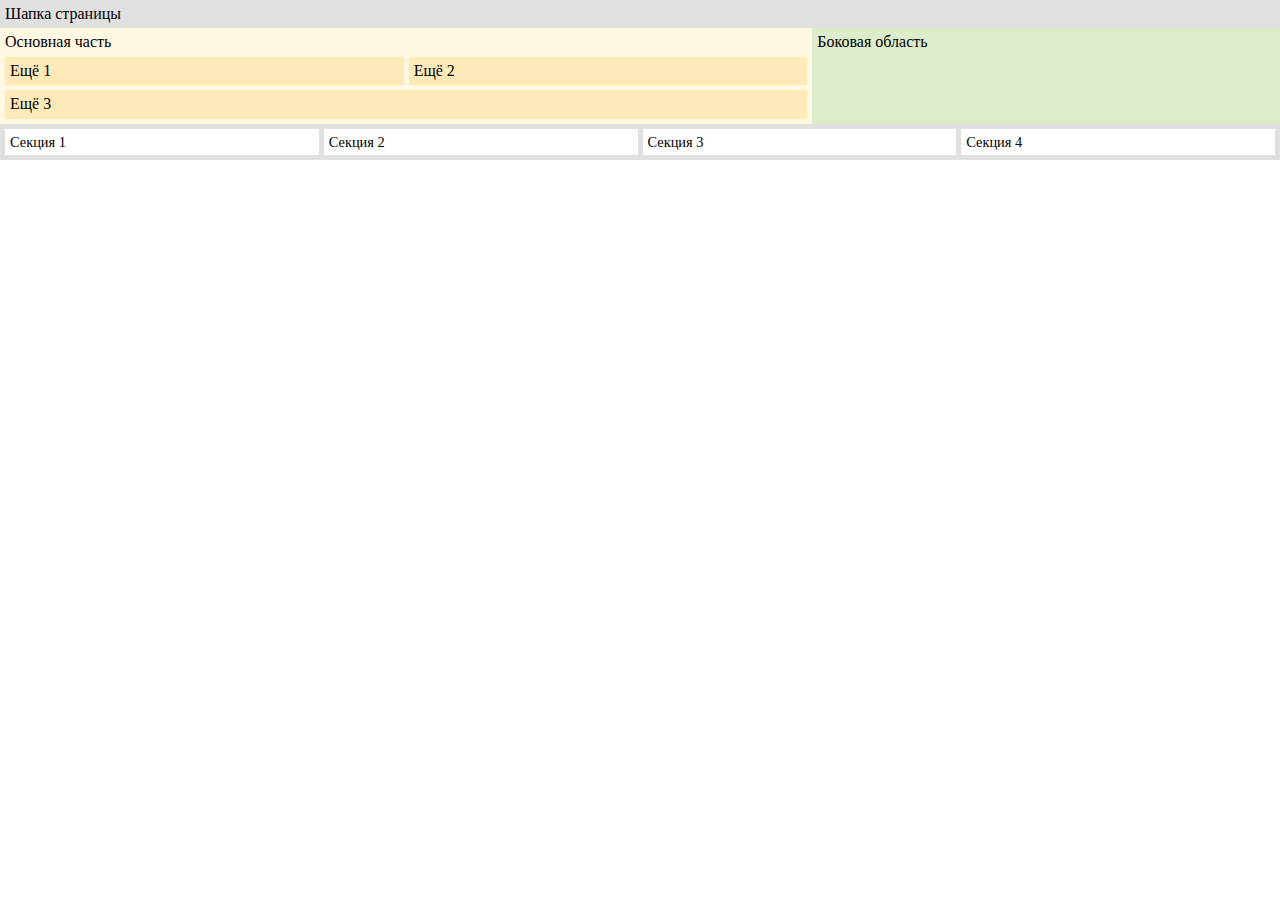
<file: Задание 1/Index.html>
<!DOCTYPE html>
<html lang="ru">
  <head>
    <meta charset="UTF-8" />
    <meta name="viewport" content="width=device-width, initial-scale=1.0" />
    <link rel="stylesheet" href="Normalize.css" />
    <link rel="stylesheet" href="Style.css" />
    <title>Таблица</title>
  </head>
  <body>
    <div class="container">
      <header class="header">Шапка страницы</header>
      <main class="main">
        <div class="main_text">Основная часть</div>
        <article class="article-1">Ещё 1</article>
        <article class="article-2">Ещё 2</article>
        <article class="article-3">Ещё 3</article>
      </main>
      <aside class="aside">Боковая область</aside>
      <footer class="footer">
        <section class="section-1">Секция 1</section>
        <section class="section-2">Секция 2</section>
        <section class="section-3">Секция 3</section>
        <section class="section-4">Секция 4</section>
      </footer>
    </div>
  </body>
</html>
</file>
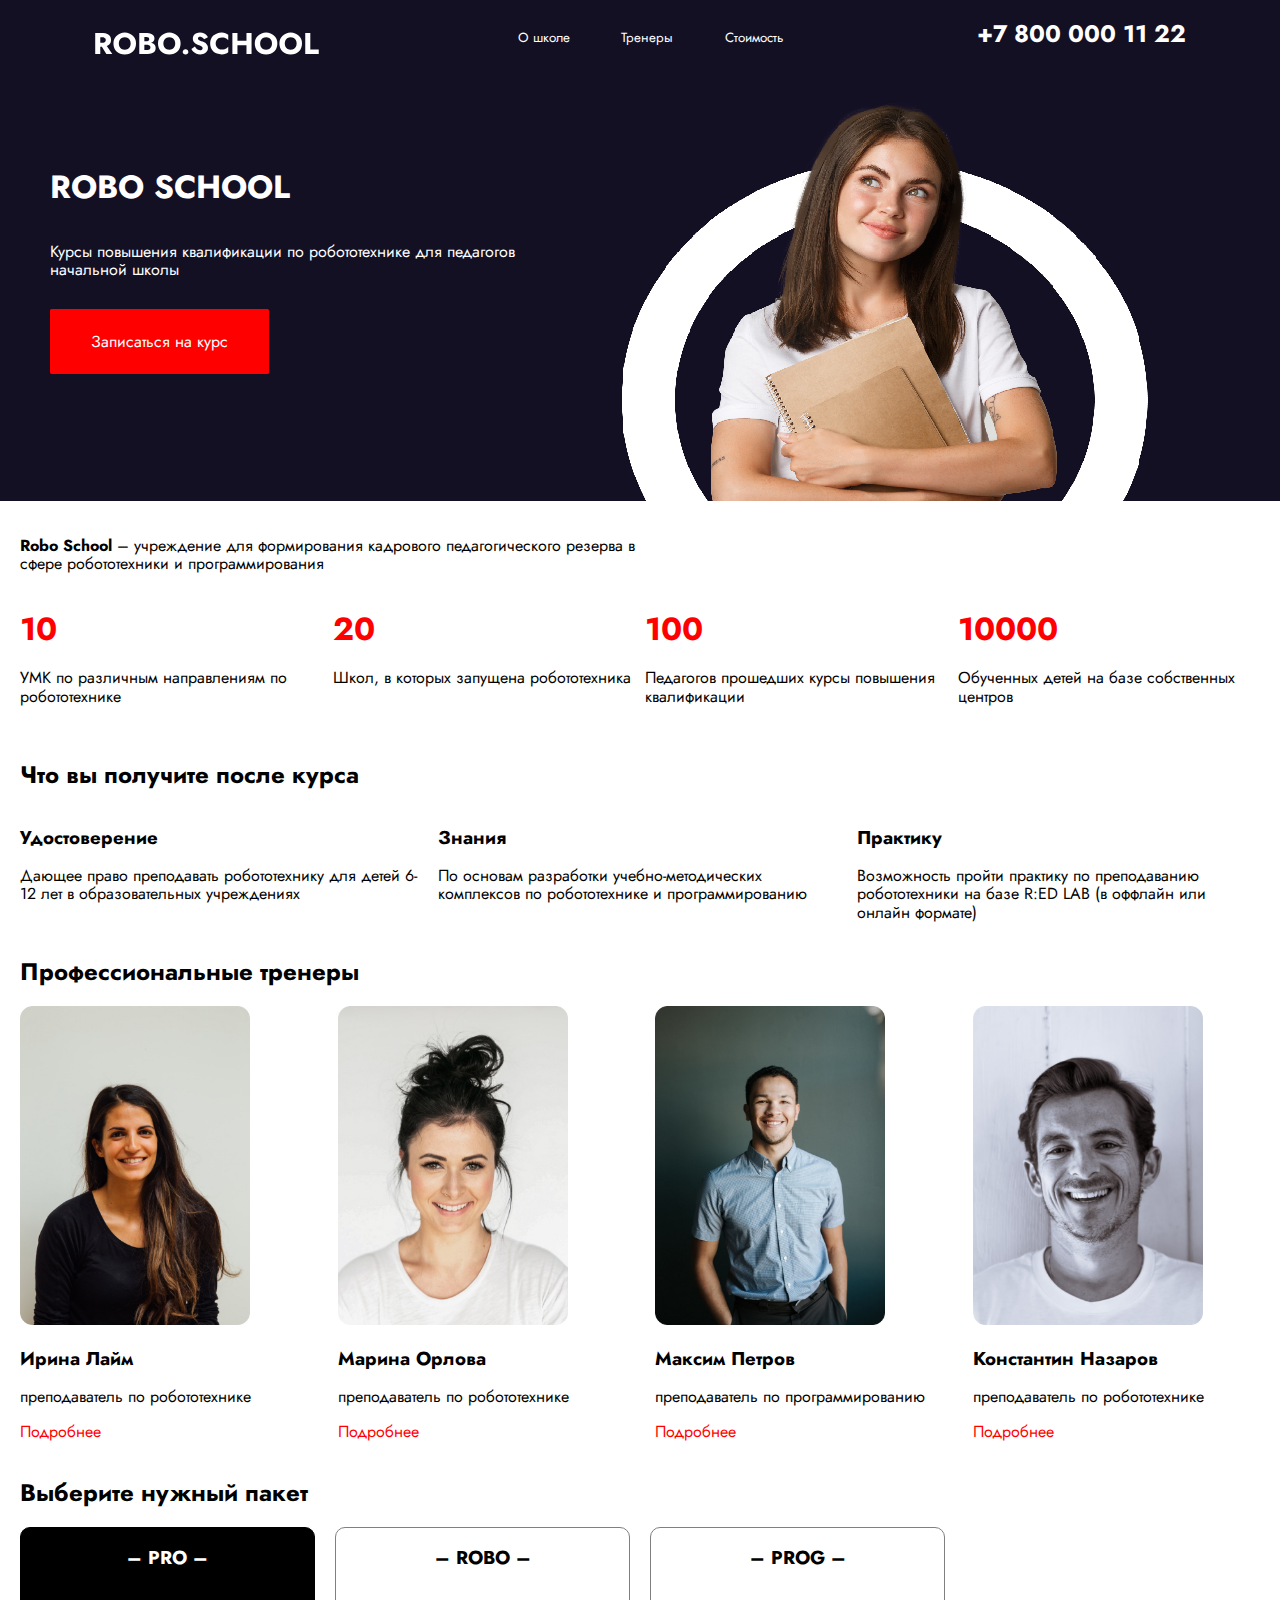
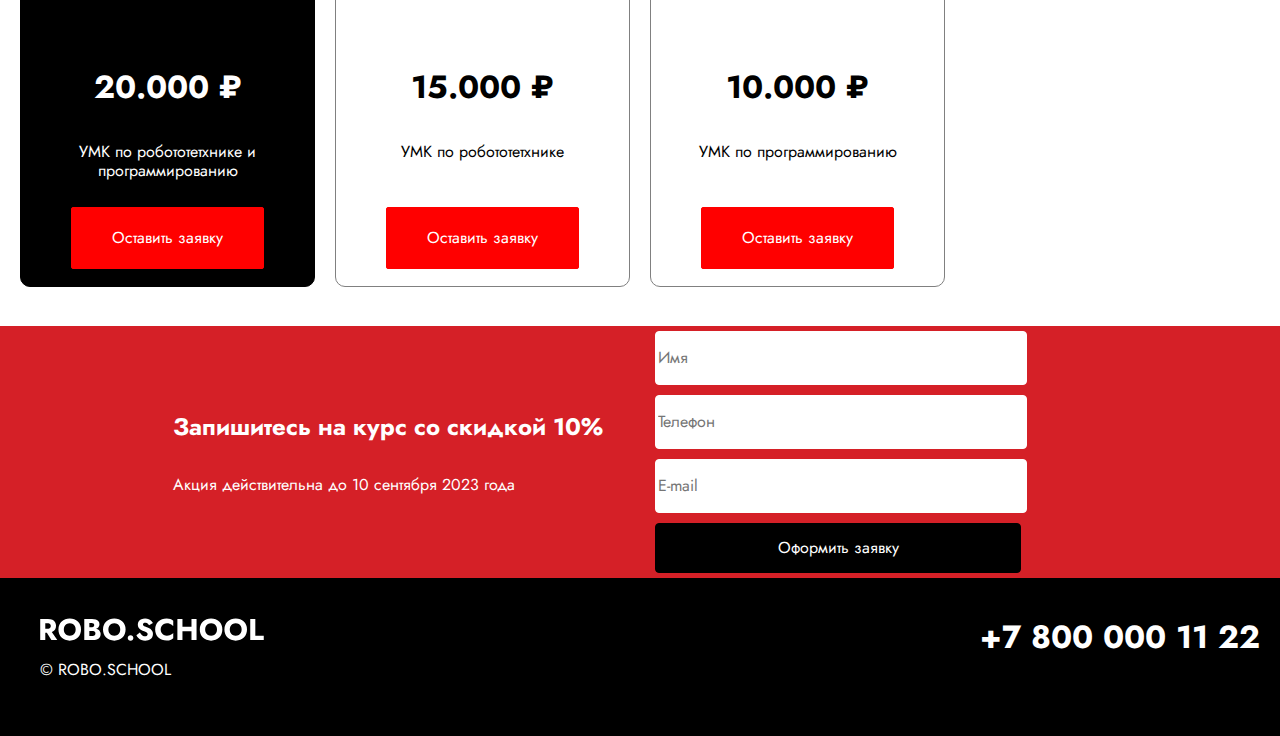
<file: Задание 2/Index.html>
<!DOCTYPE html>
<html lang="ru">
  <head>
    <meta charset="UTF-8" />
    <meta name="viewport" content="width=device-width, initial-scale=1.0" />
    <title>ROBO SCHOOL</title>
    <link rel="stylesheet" href="normalize.css" />
    <link rel="stylesheet" href="Style.css" />
    <link rel="preconnect" href="https://fonts.googleapis.com" />
    <link rel="preconnect" href="https://fonts.gstatic.com" crossorigin />
    <link
      href="https://fonts.googleapis.com/css2?family=Jost:ital,wght@0,300;0,400;1,300&display=swap"
      rel="stylesheet"
    />
  </head>
  <body>
    <header>
      <div class="main_nav">
        <img src="ROBO_SCHOOL.svg" alt="Логотип" />
        <div class="nav">
          <a href="" class="menu_nav">О школе</a
          ><a href="" class="menu_nav">Тренеры</a
          ><a href="" class="menu_nav">Стоимость</a>
        </div>
        <h2>+7 800 000 11 22</h2>
      </div>
      <!-- <br />
      <br /> -->
      <div class="main_text">
        <h1>ROBO SCHOOL</h1>
        <p>
          Курсы повышения квалификации по робототехнике для педагогов начальной
          школы
        </p>
        <br />
        <br />
        <div>
          <a href="" class="button">Записаться на курс</a>
        </div>
      </div>
    </header>
    <main>
      <div class="text_block">
        <p>
          <span>Robo School</span> – учреждение для формирования кадрового
          педагогического резерва в сфере робототехники и программирования
        </p>
      </div>
      <article class="block1">
        <div>
          <h1>10</h1>
          <p>УМК по различным направлениям по робототехнике</p>
        </div>
        <div>
          <h1>20</h1>
          <p>Школ, в которых запущена робототехника</p>
        </div>
        <div>
          <h1>100</h1>
          <p>Педагогов прошедших курсы повышения квалификации</p>
        </div>
        <div>
          <h1>10000</h1>
          <p>Обученных детей на базе собственных центров</p>
        </div>
      </article>
      <br />
      <h2>Что вы получите после курса</h2>
      <article class="block2">
        <div>
          <h3>Удостоверение</h3>
          <p>
            Дающее право преподавать робототехнику для детей 6-12 лет в
            образовательных учреждениях
          </p>
        </div>
        <div>
          <h3>Знания</h3>
          <p>
            По основам разработки учебно-методических комплексов по
            робототехнике и программированию
          </p>
        </div>
        <div>
          <h3>Практику</h3>
          <p>
            Возможность пройти практику по преподаванию робототехники на базе
            R:ED LAB (в оффлайн или онлайн формате)
          </p>
        </div>
      </article>
      <h2>Профессиональные тренеры</h2>
      <article class="block3">
        <div>
          <img src="Photo1.jpg" alt="Фото преподавателя" />
          <h3>Ирина Лайм</h3>
          <p>преподаватель по робототехнике</p>
          <a href="" class="links_more">Подробнее</a>
        </div>
        <div>
          <img src="Photo2.jpg" alt="Фото преподавателя" />
          <h3>Марина Орлова</h3>
          <p>преподаватель по робототехнике</p>
          <a href="" class="links_more">Подробнее</a>
        </div>
        <div>
          <img src="Photo3.jpg" alt="Фото преподавателя" />
          <h3>Максим Петров</h3>
          <p>преподаватель по программированию</p>
          <a href="" class="links_more">Подробнее</a>
        </div>
        <div>
          <img src="Photo4.jpg" alt="Фото преподавателя" />
          <h3>Константин Назаров</h3>
          <p>преподаватель по робототехнике</p>
          <a href="" class="links_more">Подробнее</a>
        </div>
      </article>
      <br />
      <h2>Выберите нужный пакет</h2>
      <article class="block4">
        <div class="pro">
          <h3>– PRO –</h3>
          <h1>20.000 ₽</h1>
          <p>УМК по робототетхнике и программированию</p>
          <a href="" class="button">Оставить заявку</a>
        </div>
        <div class="robo_prog">
          <h3>– ROBO –</h3>
          <h1>15.000 ₽</h1>
          <p>УМК по робототетхнике</p>
          <a href="" class="button">Оставить заявку</a>
        </div>
        <div class="robo_prog">
          <h3>– PROG –</h3>
          <h1>10.000 ₽</h1>
          <p>УМК по программированию</p>
          <a href="" class="button">Оставить заявку</a>
        </div>
      </article>
      <br />
    </main>
    <article class="block5">
      <div>
        <h2>Запишитесь на курс со скидкой 10%</h2>
        <p>Акция действительна до 10 сентября 2023 года</p>
      </div>
      <form>
        <input type="text" placeholder="Имя" /><input
          type="text"
          placeholder="Телефон"
        /><input type="text" placeholder="E-mail" /><button>
          Оформить заявку
        </button>
      </form>
    </article>
    <footer>
      <div>
        <img src="ROBO_SCHOOL.svg" alt="Логотип" />
        <p>© ROBO.SCHOOL</p>
      </div>
      <h1>+7 800 000 11 22</h1>
    </footer>
  </body>
</html>
</file>
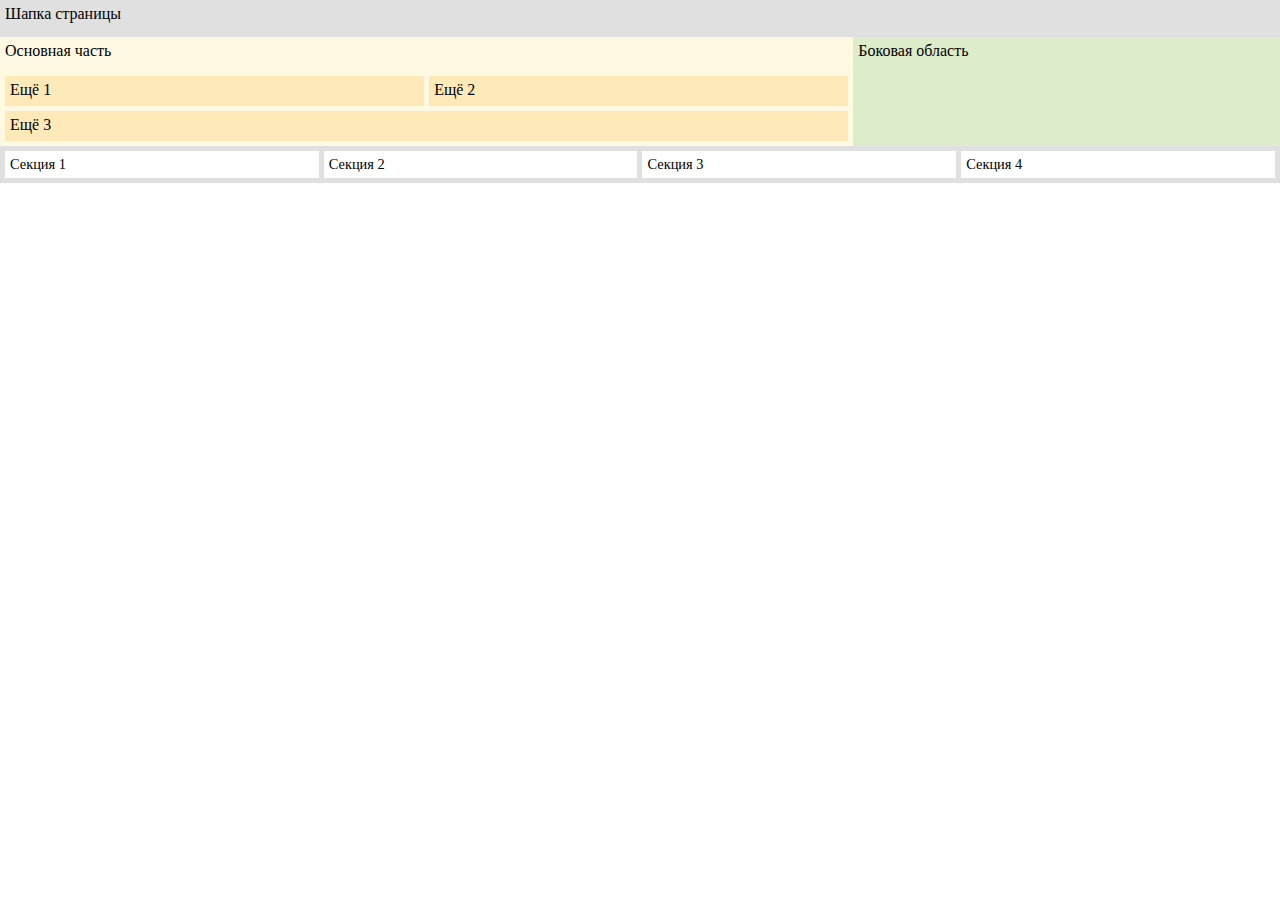
<file: Задание 1/Респонсивная/Index.html>
<!DOCTYPE html>
<html lang="ru">
  <head>
    <meta charset="UTF-8" />
    <meta name="viewport" content="width=device-width, initial-scale=1.0" />
    <link rel="stylesheet" href="Normalize.css" />
    <link rel="stylesheet" href="Style.css" />
    <title>Таблица</title>
  </head>
  <body>
    <div class="container">
      <header class="header">Шапка страницы</header>
      <main class="main">
        <div class="main_text">Основная часть</div>
        <article class="article-1-2">Ещё 1</article>
        <article class="article-1-2">Ещё 2</article>
        <article class="article-3">Ещё 3</article>
      </main>
      <aside class="aside">Боковая область</aside>
      <footer class="footer">
        <section class="section">Секция 1</section>
        <section class="section">Секция 2</section>
        <section class="section">Секция 3</section>
        <section class="section">Секция 4</section>
      </footer>
    </div>
  </body>
</html>
</file>
<file: Задание 1/Style.css>
.header {
    grid-area: header;
    padding: 5px;
    background-color: rgb(224, 224, 224);
  }

  .main {
    display: grid;
    grid-area: main;
    gap: 5px;
    padding: 5px;
    background-color: rgb(255, 248, 227);
  }

  .main_text {
    grid-area: main_text;
  }

  .article-1 {
    grid-area: article-1;
    padding: 5px;
    background-color: rgb(254, 234, 185);
  }

  .article-2 {
    grid-area: article-2;
    padding: 5px;
    background-color: rgb(254, 234, 185);
  }

  .article-3 {
    grid-area: article-3;
    padding: 5px;
    background-color: rgb(254, 234, 185);
  }

  .aside {
    grid-area: aside;
    padding: 5px;
    background-color: rgb(221, 236, 203);
  }

  .footer {
    display: grid;
    grid-area: footer;
    gap: 5px;
    padding: 5px;
    background-color: rgb(224, 224, 224);
  }

  .section-1 {
    grid-area: section-1;
    padding: 5px;
    background-color: white;
    font-size: 0.9em;
  }

  .section-2 {
    grid-area: section-2;
    padding: 5px;
    background-color: white;
    font-size: 0.9em;
  }

  .section-3 {
    grid-area: section-3;
    padding: 5px;
    background-color: white;
    font-size: 0.9em;
  }

  .section-4 {
    grid-area: section-4;
    padding: 5px;
    background-color: white;
    font-size: 0.9em;
  }

  

  @media screen and (min-width: 480px) {
    .container {
      display: grid;
      grid-template-areas:
        "header header header"
        "main main aside"
        "main main aside"
        "footer footer footer";
    }
    .main {
      display: grid;
      grid-template-areas:
        "main_text main_text"
        "article-1 article-2"
        "article-3 article-3";
    }
    .footer {
      display: grid;
      grid-template-areas: "section-1 section-2 section-3 section-4";
    }
  }

  @media screen and (max-width: 480px) {
    .container {
      display: grid;
      grid-template-areas:
        "header header"
        "main aside"
        "main aside"
        "footer footer";
    }
    .main {
      display: grid;
      grid-template-areas:
        "main_text"
        "article-1"
        "article-2"
        "article-3";
    }
    .footer {
      display: grid;
      grid-template-areas: "section-1 section-2 section-3 section-4";
    }
  }

  @media screen and (max-width: 400px) {
    .container {
      display: grid;
      grid-template-areas:
        "header header"
        "main aside"
        "main aside"
        "footer footer";
    }
    .main {
      display: grid;
      grid-template-areas:
        "main_text"
        "article-1"
        "article-2"
        "article-3";
    }
    .footer {
      display: grid;
      grid-template-areas:
        "section-1 section-2"
        "section-3 section-4";
    }
  }
</file>
<file: Задание 2/Style.css>
body {
    font-family: 'Jost', sans-serif;
}

main {
    padding: 20px;
}

span {
    font-weight: bold;
}

input {
    margin: 5px;
    height: 50px;
    width: 80%;
    border: 1px solid white;
    border-radius: 4px;
}

button {
    margin: 5px;
    height: 50px;
    width: 80%;
    color: white;
    background-color: black;
    border: 1px solid black;
    border-radius: 4px;
}



.block1 div h1 {
    color: red;
}

article img {
    width: 80%;
}

.block4 div h1 {
    grid-row-start: 3;
}

.block4 div p {
    grid-row-start: 4;
}

.block4 div a {
    grid-row-start: 5;
}

footer div {
    padding: 40px;
}

footer h1 {
    padding: 20px;
}



.menu_nav:link {
    padding-top: 20px;
    font-size: smaller;
    color: white;
    text-decoration: none;
}

.menu_nav:visited {
    padding-top: 20px;
    font-size: smaller;
    color: white;
}

.menu_nav:hover {
    padding-top: 20px;
    font-size: smaller;
    color: rgb(189, 189, 189);
    text-decoration: none;
}

.links_more:link {
    color: red;
    text-decoration: none;
}

.links_more:visited {
    color: red;
}

.links_more:hover {
    color: rgb(177, 10, 10);
    text-decoration: none;
}

.button:link {
    height: 20px;
    padding: 20px 40px;
    align-content: center;
    justify-content: center;
    color: white;
    background-color: red;
    border: 1px solid red;
    border-radius: 2px;
    text-decoration: none;
}

.button:visited {
    height: 20px;
    padding: 20px 40px;
    align-content: center;
    justify-content: center;
    color: white;
    background-color: red;
    border: 1px solid red;
    border-radius: 2px;
    text-decoration: none;
}

.button:hover {
    height: 20px;
    padding: 20px 40px;
    align-content: center;
    justify-content: center;
    color: rgb(216, 216, 216);
    background-color: red;
    border: 1px solid red;
    border-radius: 2px;
    text-decoration: none;
}



.menu_nav {
    display: grid;
    width: 53px;;
    height: 10px;
}

.links_more {
    width: 53px;;
    height: 8px;
}

.block4 {
    display: grid;
    grid-template-columns: repeat(auto-fill, minmax(250px, 1fr));
    gap: 20px;
}

.pro {
    display: grid;
    grid-template-rows: 2fr 1fr 2fr 2fr 2fr;
    justify-items: center;
    text-align: center;
    color: white;
    background-color: black;
    border: 1px solid black;
    border-radius: 10px;
}

.robo_prog {
    display: grid;
    grid-template-rows: 2fr 1fr 2fr 2fr 2fr;
    justify-items: center;
    text-align: center;
    color: black;
    background-color: white;
    border: 1px solid gray;
    border-radius: 10px;
}



@media screen and (min-width: 680px) {
    header {
        color: white;
        background-image: url('Header.png');
    }

    header img {
        padding-top: 20px;
    }

    .main_nav {
        display: flex;
        justify-content: space-around;
    }

    .nav {
        width: 260px;
        display: flex;
        justify-content: space-between;
        padding: 10px;
    }

    .main_text {
        margin-top: 80px;
        margin-left: 50px;
        padding-bottom: 150px;
        display: flex;
        flex-direction: column;
        align-self: center;
        width: 40vw;
    }

    .text_block {
        display: grid;
        width: 50%;
    }

    .block1 {
        display: grid;
        grid-template-columns: 1fr 1fr 1fr 1fr;
        gap: 10px;
    }
    
    .block2 {
        display: grid;
        grid-template-columns: 1fr 1fr 1fr;
        gap: 15px;
    }
    
    .block3 {
        display: grid;
        grid-template-columns: 1fr 1fr 1fr 1fr;
        gap: 30px;
    }

    .block5 {
        display: grid;
        grid-template-columns: 1fr 3fr 3fr 1fr;
        gap: 20px;
        color: white;
        background-image: url('Form.png');
    }

    .block5 div {
        display: grid;
        grid-column-start: 2;
        align-content: center;
    }
    
    .block5 form {
        display: grid;
        align-content: center;
    }

    footer {
        display: flex;
        justify-content: space-between;
        color: white;
        background-color: black;
    }
}

@media screen and (max-width: 680px) {
    header {
        color: white;
        background-image: url('Header.png');
    }

    header img {
        width: 80%;
        padding-top: 20px;
    }

    .main_nav {
        display: flex;
        justify-content: space-around;
        align-items: center;
        flex-direction: column;
    }

    .nav {
        width: 80vw;
        display: flex;
        justify-content: space-between;
        padding: 10px;
    }

    .main_text {
        margin-top: 80px;
        margin-left: 10vw;
        padding-bottom: 150px;
        display: flex;
        flex-direction: column;
        align-self: center;
        width: 80vw;
    }

    .text_block {
        display: grid;
        width: 90%;
    }

    .block1 {
        display: grid;
        grid-template-columns: 1fr 1fr;
        gap: 10px;
    }
    .block2 {
        display: grid;
        grid-template-columns: 1fr;
        gap: 15px;
    }
    .block3 {
        display: grid;
        grid-template-columns: 1fr 1fr;
        gap: 10px;
    }
    footer {
        display: none;
    }

}

@media screen and (max-width: 1000px) {
    header {
        color: white;
        background-image: none;
        background-color: rgb(20, 16, 36);
    }

    .main_text {
        margin-top: 80px;
        margin-left: 10vw;
        padding-bottom: 150px;
        display: flex;
        flex-direction: column;
        align-self: center;
        width: 80vw;
    }
    .block5 {
        display: flex;
        flex-direction: column;
        color: white;
        background-image: url('Form.png');
    }

    .block5 div {
        display: flex;
        flex-direction: column;
        text-align: center;
        align-content: center;
    }
    
    .block5 form {
        margin-top: 20px;
        display: flex;
        flex-direction: column;
        align-items: center;
    }
}
</file>
<file: Задание 1/Респонсивная/Style.css>
.container {
    display: grid;
    grid-template-rows: 1fr 3fr 1fr;
    grid-template-columns: 2fr 1fr;
  }

  .header {
    padding: 5px;
    grid-column: 1 / 3;
    background-color: rgb(224, 224, 224);
  }

  .main {
    display: grid;
    grid-template-rows: 1fr 1fr 1fr;
    grid-template-columns: 1fr 1fr;
    gap: 5px;
    padding: 5px;
    background-color: rgb(255, 248, 227);
  }

  .main_text {
    grid-column: 1 / 3;
  }

  .article-1-2 {
    padding: 5px;
    background-color: rgb(254, 234, 185);
  }

  .article-3 {
    grid-column: 1 / 3;
    padding: 5px;
    background-color: rgb(254, 234, 185);
  }

  .aside {
    padding: 5px;
    background-color: rgb(221, 236, 203);
  }

  .footer {
    display: grid;
    grid-column: 1 / 3;
    grid-template-columns: repeat(4, 1fr);
    gap: 5px;
    padding: 5px;
    background-color: rgb(224, 224, 224);
  }

  .section {
    padding: 5px;
    background-color: white;
    font-size: 0.9em;
    /* text-align: center; */
  }

  @media screen and (max-width: 320px) {
    .section {
      /* font-size: 0.8em; */
      text-align: center;
    }
  }
</file>
